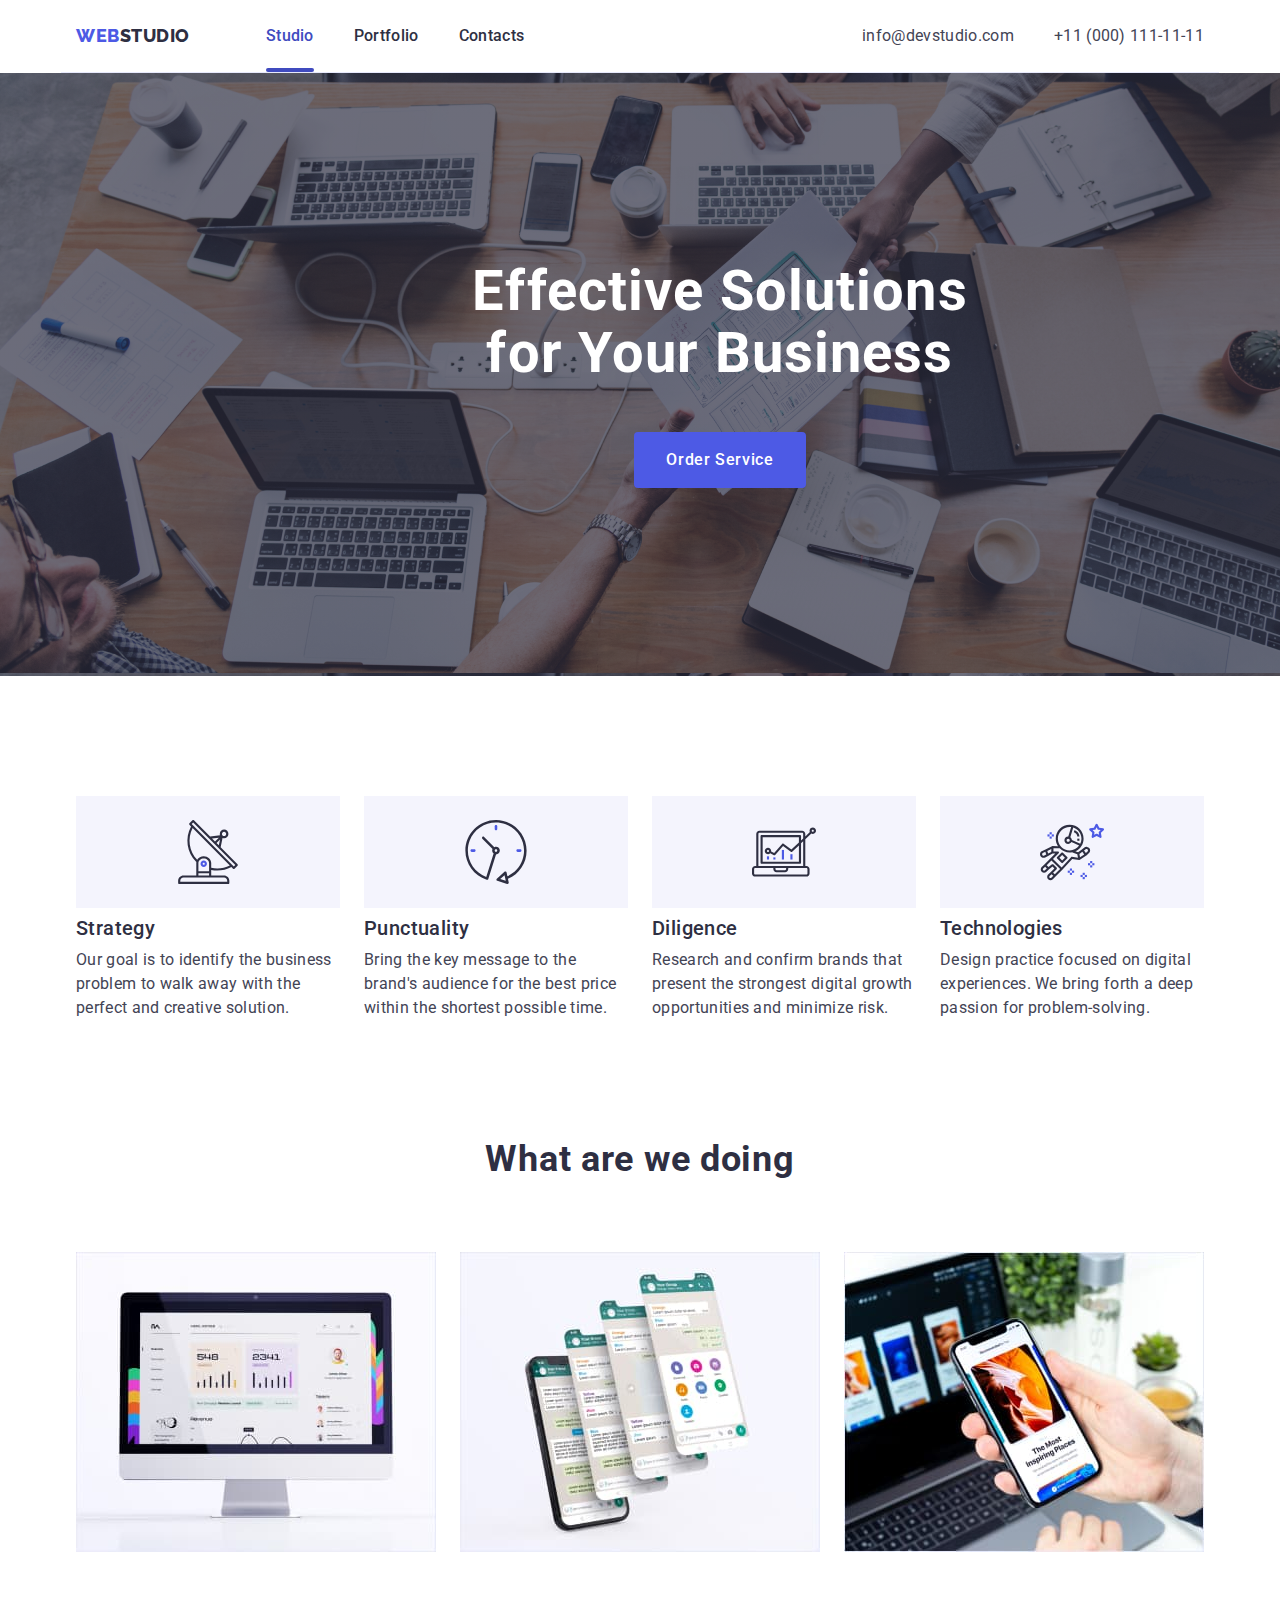
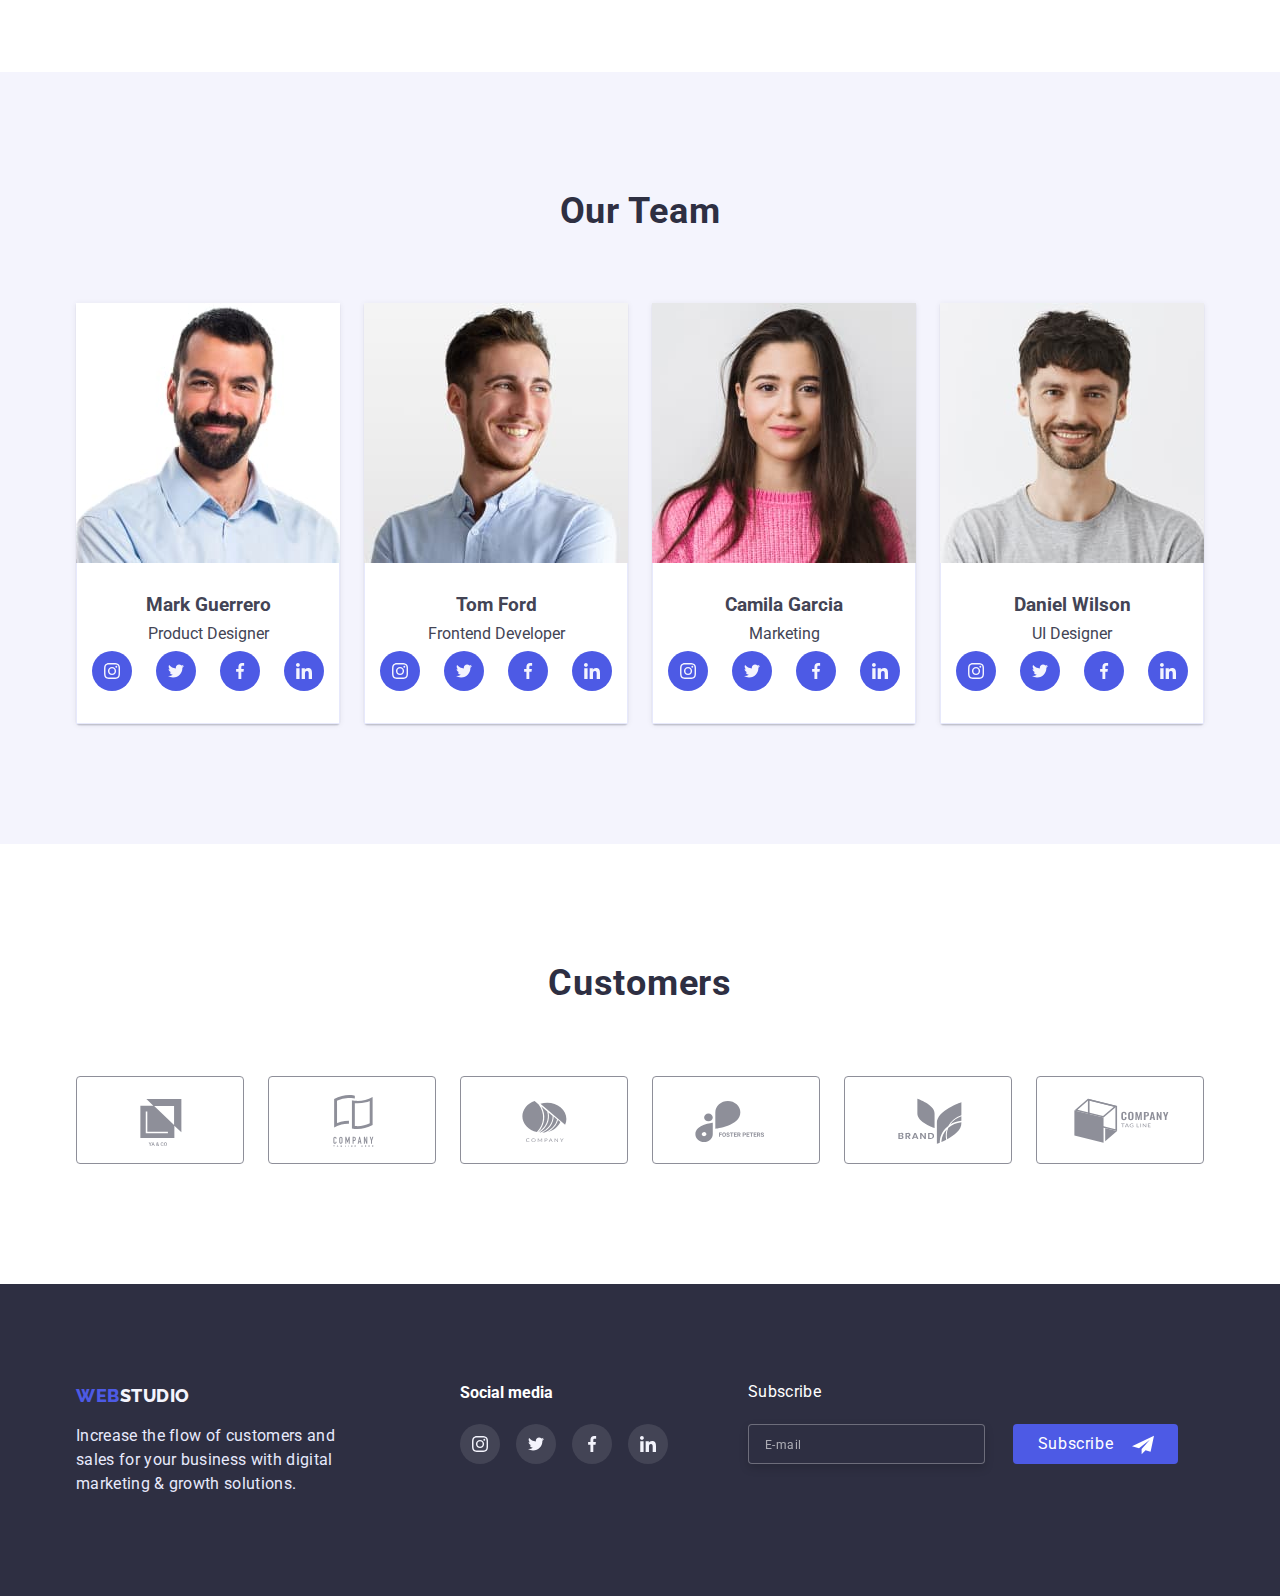
<file: index.html>
<!DOCTYPE html>
<html lang="en">
  <head>
    <meta charset="UTF-8" />
    <meta http-equiv="X-UA-Compatible" content="IE=edge" />
    <meta name="viewport" content="width=device-width, initial-scale=1.0" />
    <link rel="preconnect" href="https://fonts.googleapis.com" />
    <link rel="preconnect" href="https://fonts.gstatic.com" crossorigin />
    <link
      href="https://fonts.googleapis.com/css2?family=Raleway:wght@800&family=Roboto:wght@400;500;700;900&display=swap"
      rel="stylesheet"
    />

    <title>Document</title>
    <link
      href="https://cdn.jsdelivr.net/npm/modern-normalize@1.1.0/modern-normalize.min.css"
      rel="stylesheet"
    />
    <link rel="stylesheet" href="./css/styles.css" />
  </head>
  <body>
    <header>
      <div class="container page-header">
        <nav class="page-nav">
          <a class="main-logo link" href="./index.html"
            ><span class="logo-blue">WEB</span>STUDIO</a
          >
          <ul class="menu list">
            <li class="menu-item">
              <a class="menu-link link current" href="./index.html">Studio</a>
            </li>
            <li class="menu-item">
              <a class="menu-link link" href="./portfolio.html">Portfolio</a>
            </li>
            <li class="menu-item">
              <a class="menu-link link" href="">Contacts</a>
            </li>
          </ul>
        </nav>
        <address>
          <ul class="address-menu list">
            <li class="address-item">
              <a class="address-link link" href="mailto:info@devstudio.com"
                >info@devstudio.com</a
              >
            </li>
            <li class="address-item">
              <a class="address-link link" href="tel:+110001111111"
                >+11 (000) 111-11-11</a
              >
            </li>
          </ul>
        </address>
      </div>
    </header>

    <main>
      <section class="dark-bgc section-hero">
        <div class="head-section container">
          <h1 class="main-head">
            Effective Solutions <br />
            for Your Business
          </h1>
          <button class="main-btn btn" data-modal-open type="button">
            Order Service
          </button>
        </div>
      </section>

      <section class="section">
        <div class="container">
          <h2 class="section-head hidden">About Webstudio</h2>
          <ul class="examples-list list">
            <li class="examples-list-item antenna-icon">
              <h3 class="examples-list-head">Strategy</h3>
              <p class="examples-list-descr">
                Our goal is to identify the business problem to walk away with
                the perfect and creative solution.
              </p>
            </li>
            <li class="examples-list-item clock-icon">
              <h3 class="examples-list-head">Punctuality</h3>
              <p class="examples-list-descr">
                Bring the key message to the brand's audience for the best price
                within the shortest possible time.
              </p>
            </li>
            <li class="examples-list-item diagram-icon">
              <h3 class="examples-list-head">Diligence</h3>
              <p class="examples-list-descr">
                Research and confirm brands that present the strongest digital
                growth opportunities and minimize risk.
              </p>
            </li>
            <li class="examples-list-item astronaut-icon">
              <h3 class="examples-list-head">Technologies</h3>
              <p class="examples-list-descr">
                Design practice focused on digital experiences. We bring forth a
                deep passion for problem-solving.
              </p>
            </li>
          </ul>
        </div>
      </section>
      <section class="section-bottom-padding">
        <div class="container">
          <h2 class="section-head head-margin">What are we doing</h2>
          <ul class="img-list list">
            <li class="image-list-item">
              <img src="./images/monitor.jpg" alt="screen" width="360" />
            </li>
            <li class="image-list-item">
              <img src="./images/copingphone.jpg" alt="sellphone" width="360" />
            </li>
            <li class="image-list-item">
              <img src="./images/smartphone.jpg" alt="notebook" width="360" />
            </li>
          </ul>
        </div>
      </section>

      <section class="light-bgc section">
        <div class="container">
          <h2 class="section-head team-head">Our Team</h2>
          <ul class="team-list list">
            <li class="team-list-item">
              <img src="./images/mark.jpg" alt="photo" width="264" />
              <div class="padding-descr">
                <h3 class="team-list-head">Mark Guerrero</h3>
                <p class="team-list-descr">Product Designer</p>
                <ul class="social-team-list list">
                  <li>
                    <a class="team-social-link" href="./index.html"
                      ><svg class="team-social-image">
                        <use href="./images/sprite.svg#instagram"></use>
                      </svg>
                    </a>
                  </li>
                  <li>
                    <a class="team-social-link" href="./index.html"
                      ><svg class="team-social-image">
                        <use href="./images/sprite.svg#twitter"></use>
                      </svg>
                    </a>
                  </li>
                  <li>
                    <a class="team-social-link" href="./index.html"
                      ><svg class="team-social-image">
                        <use href="./images/sprite.svg#facebook"></use>
                      </svg>
                    </a>
                  </li>
                  <li>
                    <a class="team-social-link" href="./index.html"
                      ><svg class="team-social-image">
                        <use href="./images/sprite.svg#linkedin"></use>
                      </svg>
                    </a>
                  </li>
                </ul>
              </div>
            </li>
            <li class="team-list-item">
              <img src="./images/tom.jpg" alt="photo" width="264" />
              <div class="padding-descr">
                <h3 class="team-list-head">Tom Ford</h3>
                <p class="team-list-descr">Frontend Developer</p>
                <ul class="social-team-list list">
                  <li>
                    <a class="team-social-link" href="./index.html"
                      ><svg class="team-social-image">
                        <use href="./images/sprite.svg#instagram"></use>
                      </svg>
                    </a>
                  </li>
                  <li>
                    <a class="team-social-link" href="./index.html"
                      ><svg class="team-social-image">
                        <use href="./images/sprite.svg#twitter"></use>
                      </svg>
                    </a>
                  </li>
                  <li>
                    <a class="team-social-link" href="./index.html"
                      ><svg class="team-social-image">
                        <use href="./images/sprite.svg#facebook"></use>
                      </svg>
                    </a>
                  </li>
                  <li>
                    <a class="team-social-link" href="./index.html"
                      ><svg class="team-social-image">
                        <use href="./images/sprite.svg#linkedin"></use>
                      </svg>
                    </a>
                  </li>
                </ul>
              </div>
            </li>
            <li class="team-list-item">
              <img src="./images/camilla.jpg" alt="photo" width="264" />
              <div class="padding-descr">
                <h3 class="team-list-head">Camila Garcia</h3>
                <p class="team-list-descr">Marketing</p>
                <ul class="social-team-list list">
                  <li>
                    <a class="team-social-link" href="./index.html"
                      ><svg class="team-social-image">
                        <use href="./images/sprite.svg#instagram"></use>
                      </svg>
                    </a>
                  </li>
                  <li>
                    <a class="team-social-link" href="./index.html"
                      ><svg class="team-social-image">
                        <use href="./images/sprite.svg#twitter"></use>
                      </svg>
                    </a>
                  </li>
                  <li>
                    <a class="team-social-link" href="./index.html"
                      ><svg class="team-social-image">
                        <use href="./images/sprite.svg#facebook"></use>
                      </svg>
                    </a>
                  </li>
                  <li>
                    <a class="team-social-link" href="./index.html"
                      ><svg class="team-social-image">
                        <use href="./images/sprite.svg#linkedin"></use>
                      </svg>
                    </a>
                  </li>
                </ul>
              </div>
            </li>
            <li class="team-list-item">
              <img src="./images/daniel.jpg" alt="photo" width="264" />
              <div class="padding-descr">
                <h3 class="team-list-head">Daniel Wilson</h3>
                <p class="team-list-descr">UI Designer</p>
                <ul class="social-team-list list">
                  <li>
                    <a class="team-social-link" href="./index.html"
                      ><svg class="team-social-image">
                        <use href="./images/sprite.svg#instagram"></use>
                      </svg>
                    </a>
                  </li>
                  <li>
                    <a class="team-social-link" href="./index.html"
                      ><svg class="team-social-image">
                        <use href="./images/sprite.svg#twitter"></use>
                      </svg>
                    </a>
                  </li>
                  <li>
                    <a class="team-social-link" href="./index.html"
                      ><svg class="team-social-image">
                        <use href="./images/sprite.svg#facebook"></use>
                      </svg>
                    </a>
                  </li>
                  <li>
                    <a class="team-social-link" href="./index.html"
                      ><svg class="team-social-image">
                        <use href="./images/sprite.svg#linkedin"></use>
                      </svg>
                    </a>
                  </li>
                </ul>
              </div>
            </li>
          </ul>
        </div>
      </section>
      <section class="section">
        <div class="container">
          <h2 class="section-head">Customers</h2>
          <ul class="customer-list list">
            <li>
              <a class="customer-list-link" href="./index.html">
                <svg class="customer-list-image">
                  <use href="./images/sprite.svg#logo-customer"></use>
                </svg>
              </a>
            </li>
            <li>
              <a class="customer-list-link" href="./index.html"
                ><svg class="customer-list-image">
                  <use href="./images/sprite.svg#logo-customer-2"></use>
                </svg>
              </a>
            </li>
            <li>
              <a class="customer-list-link" href="./index.html"
                ><svg class="customer-list-image">
                  <use href="./images/sprite.svg#logo-customer-3"></use>
                </svg>
              </a>
            </li>
            <li>
              <a class="customer-list-link" href="./index.html">
                <svg class="customer-list-image">
                  <use href="./images/sprite.svg#logo-customer-4"></use>
                </svg>
              </a>
            </li>
            <li>
              <a class="customer-list-link" href="./index.html">
                <svg class="customer-list-image">
                  <use href="./images/sprite.svg#logo-customer-5"></use>
                </svg>
              </a>
            </li>
            <li>
              <a class="customer-list-link" href="./index.html">
                <svg class="customer-list-image">
                  <use href="./images/sprite.svg#logo-customer-6"></use>
                </svg>
              </a>
            </li>
          </ul>
        </div>
      </section>
    </main>

    <footer class="dark-bgc-foot foot-section">
      <div class="container footer-flex">
        <div class="logo-container">
          <a class="main-logo foot-link" href="./index.html"
            ><span class="logo-blue">WEB</span>STUDIO</a
          >
          <p class="footer-descr">
            Increase the flow of customers and sales for your business with
            digital marketing & growth solutions.
          </p>
        </div>
        <div class="social-container">
          <h4 class="footer-social-header">Social media</h4>
          <ul class="footer-social-list list">
            <li>
              <a class="footer-social-link" href="./index.html"
                ><svg class="footer-social-image">
                  <use href="./images/sprite.svg#instagram"></use>
                </svg>
              </a>
            </li>
            <li>
              <a class="footer-social-link" href="./index.html"
                ><svg class="footer-social-image">
                  <use href="./images/sprite.svg#twitter"></use>
                </svg>
              </a>
            </li>
            <li>
              <a class="footer-social-link" href="./index.html"
                ><svg class="footer-social-image">
                  <use href="./images/sprite.svg#facebook"></use>
                </svg>
              </a>
            </li>
            <li>
              <a class="footer-social-link" href="./index.html"
                ><svg class="footer-social-image">
                  <use href="./images/sprite.svg#linkedin"></use>
                </svg>
              </a>
            </li>
          </ul>
        </div>
        <div class="footer-form-container">
          <form>
            <label>
              <span class="footer-text-label">Subscribe</span>
              <input
                class="footer-input"
                type="email"
                name="mail"
                placeholder="E-mail "
                required
              />
            </label>
            <button class="subscribe-button" tupe="submit">Subscribe</button>
          </form>
        </div>
      </div>
    </footer>
    <div class="backdrop is-hidden" data-modal>
      <div class="modal">
        <form action="">
          <button class="modal-btn" data-modal-close type="button">
            <svg class="modal-btn-image">
              <use href="./images/sprite.svg#icon-close-btn"></use>
            </svg>
          </button>
          <div class="form-container">
            <b class="modal-header"
              >Leave your contacts and we will call you back</b
            >
            <label class="form-field">
              <span class="label-text">Name</span>
              <input
                class="form-input"
                type="text"
                name="user-name"
                placeholder=" "
                pattern="[a-zA-Zа-яА-Я]+"
                required
                minlength="2 "
              />
              <svg class="modal-form-icon">
                <use href="./images/icons.svg#icon-person"></use>
              </svg>
            </label>
            <label class="form-field">
              <span class="label-text">Phone</span>
              <input
                class="form-input"
                type="tel"
                name="phone-number"
                placeholder=" "
                pattern="[0-9]{3}-[0-9]{3}-[0-9]{2}-[0-9]{2}"
                title="xxx-xxx-xx-xx"
                required
              />
              <svg class="modal-form-icon">
                <use href="./images/icons.svg#icon-phone"></use>
              </svg>
            </label>
            <label class="form-field">
              <span class="label-text">Email</span>
              <input
                class="form-input"
                type="email"
                name="mail"
                placeholder=" "
                required
              />
              <svg class="modal-form-icon">
                <use href="./images/icons.svg#icon-email"></use>
              </svg>
            </label>
            <label class="form-field">
              <span class="label-text">Comment</span>
              <textarea
                class="textarea"
                name="Comment"
                placeholder="Text input"
              ></textarea>
            </label>
            <label class="form-field">
              <input
                class="checkbox"
                type="checkbox"
                name="user-policy"
                required
              />
              <span class="checkbox-descr"
                >I accept the terms and conditions of the
                <a href="">Privacy Policy</a>
              </span>
            </label>
            <button class="send-button" type="submit">
              <span class="send-button-text">Send</span>
            </button>
          </div>
        </form>
      </div>
    </div>
    <script src="./js/modal.js"></script>
  </body>
</html>
</file>
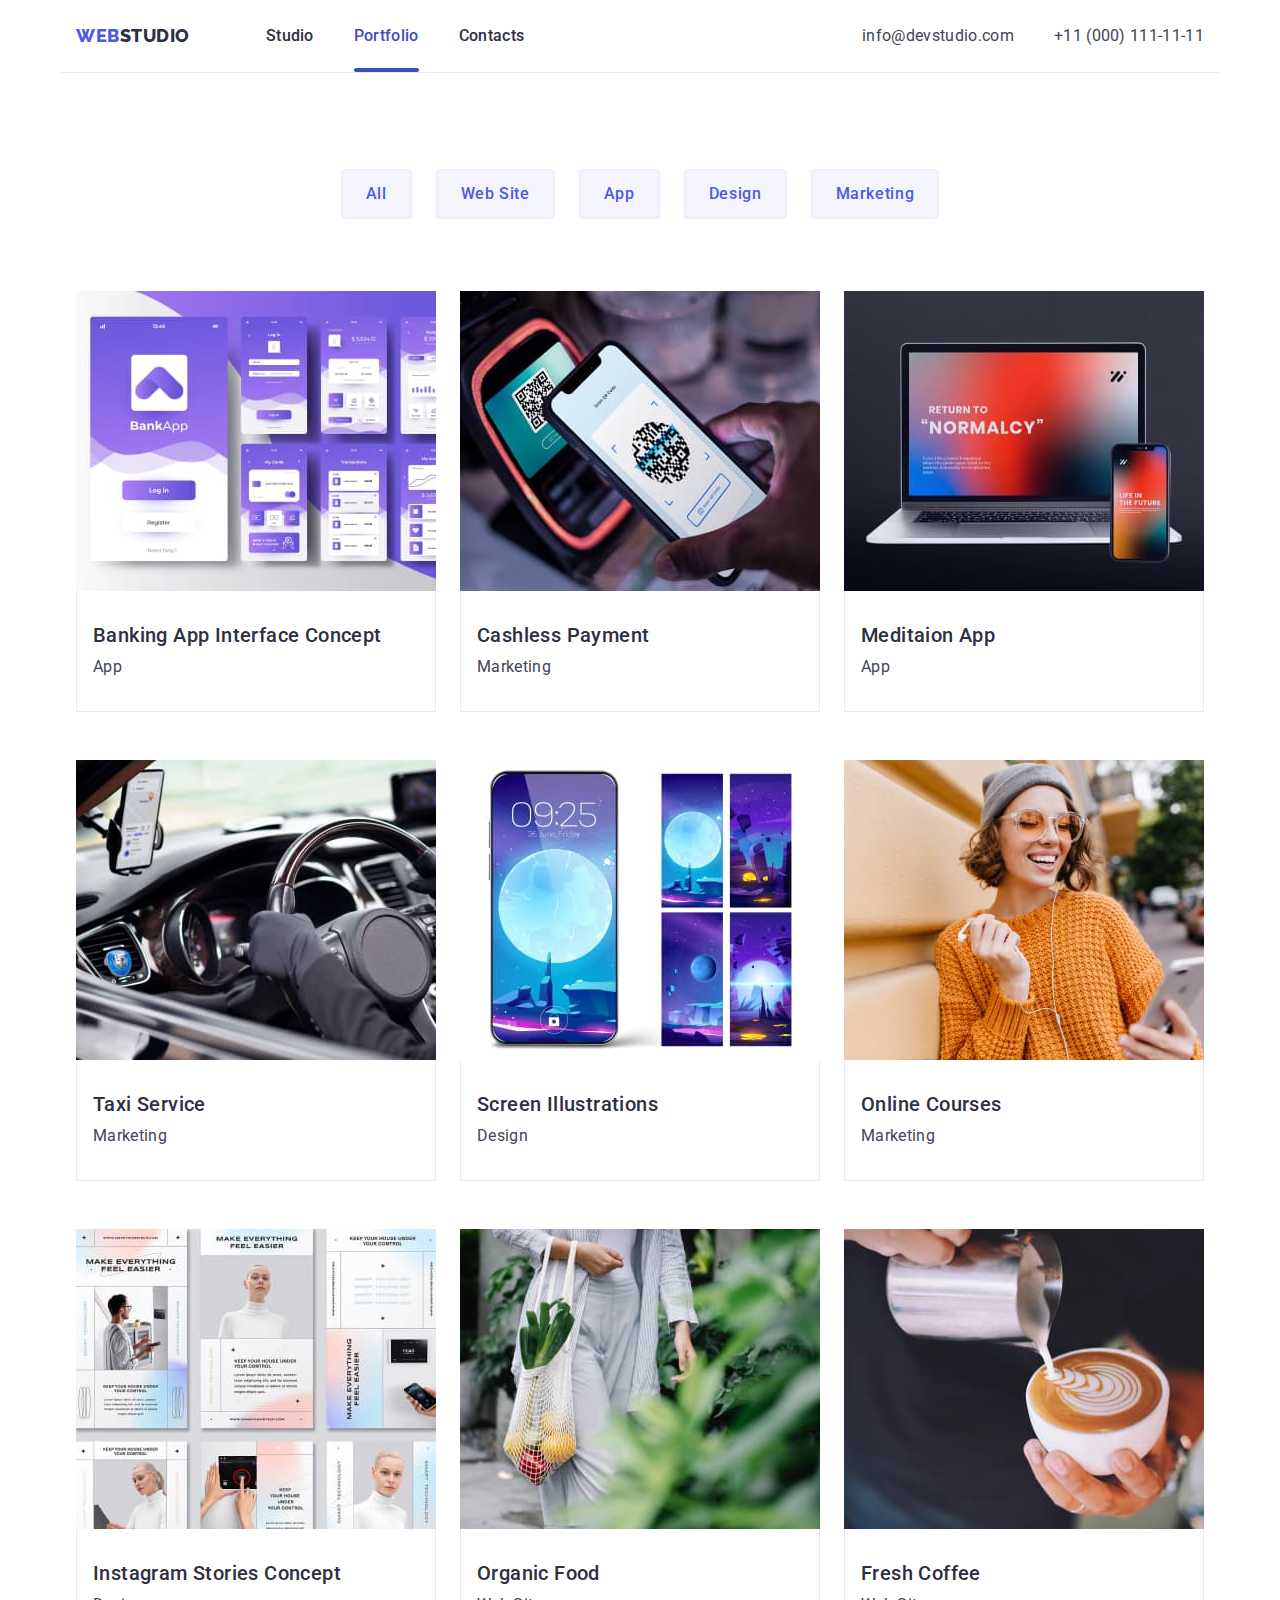
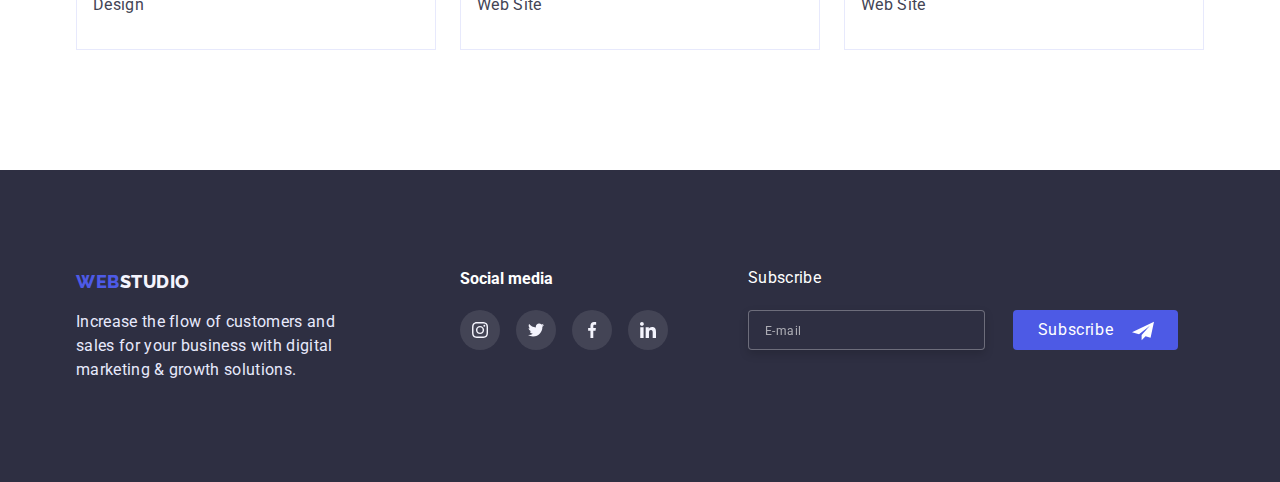
<file: portfolio.html>
<!DOCTYPE html>
<html lang="en">
  <head>
    <meta charset="UTF-8" />
    <meta http-equiv="X-UA-Compatible" content="IE=edge" />
    <meta name="viewport" content="width=device-width, initial-scale=1.0" />
    <link rel="preconnect" href="https://fonts.googleapis.com" />
    <link rel="preconnect" href="https://fonts.gstatic.com" crossorigin />
    <link
      href="https://fonts.googleapis.com/css2?family=Raleway:wght@800&family=Roboto:wght@400;500;700;900&display=swap"
      rel="stylesheet"
    />

    <title>Portfolio</title>
    <link
      href="
https://cdn.jsdelivr.net/npm/modern-normalize@1.1.0/modern-normalize.min.css
"
      rel="stylesheet"
    />
    <link rel="stylesheet" href="./css/styles.css" />
  </head>
  <body>
    <header>
      <div class="container page-header">
        <nav class="page-nav">
          <a class="main-logo link" href="./index.html"
            ><span class="logo-blue">WEB</span>STUDIO</a
          >
          <ul class="menu list">
            <li class="menu-item">
              <a class="menu-link link" href="./index.html">Studio</a>
            </li>
            <li class="menu-item">
              <a class="menu-link link current" href="./portfolio.html"
                >Portfolio</a
              >
            </li>
            <li class="menu-item">
              <a class="menu-link link" href="">Contacts</a>
            </li>
          </ul>
        </nav>
        <address>
          <ul class="address-menu list">
            <li class="address-item">
              <a class="address-link link" href="mailto:info@devstudio.com"
                >info@devstudio.com</a
              >
            </li>
            <li class="address-item">
              <a class="address-link link" href="tel:+110001111111"
                >+11 (000) 111-11-11</a
              >
            </li>
          </ul>
        </address>
      </div>
    </header>
    <main>
      <!-- Examples section -->
      <section class="portfolio-section">
        <div class="container">
          <h1 class="hidden">Examples</h1>
          <ul class="nav-btns-list list">
            <li class="nav-btns-item">
              <button class="nav-btn btn" type="button">All</button>
            </li>
            <li class="nav-btns-item">
              <button class="nav-btn btn" type="button">Web Site</button>
            </li>
            <li class="nav-btns-item">
              <button class="nav-btn btn" type="button">App</button>
            </li>
            <li class="nav-btns-item">
              <button class="nav-btn btn" type="button">Design</button>
            </li>
            <li class="nav-btns-item">
              <button class="nav-btn btn" type="button">Marketing</button>
            </li>
          </ul>

          <ul class="portfolio-list list">
            <li class="portfolio-list-item">
              <a class="link-style portfolio-link" href="">
                <div class="product-overlay">
                  <img
                    class="portfolio-list-photo"
                    src="./images/banking.jpg"
                    alt="banking app"
                    width="360"
                    height="300"
                  />
                  <p class="product-overlay-text">
                    14 Stylish and User-Friendly App Design Concepts · Task
                    Manager App · Calorie Tracker App · Exotic Fruit Ecommerce
                    App · Cloud Storage App
                  </p>
                </div>
                <div class="portfolio-padding-descr">
                  <h2 class="portfolio-list-head">
                    Banking App Interface Concept
                  </h2>
                  <p class="portfolio-list-descr">App</p>
                </div>
              </a>
            </li>
            <li class="portfolio-list-item">
              <a class="link-style" href="">
                <div class="product-overlay">
                  <img
                    class="portfolio-list-photo"
                    src="./images/cashless.jpg"
                    alt="payment"
                    width="360"
                    height="300"
                  />
                  <p class="product-overlay-text">
                    14 Stylish and User-Friendly App Design Concepts · Task
                    Manager App · Calorie Tracker App · Exotic Fruit Ecommerce
                    App · Cloud Storage App
                  </p>
                </div>
                <div class="portfolio-padding-descr">
                  <h2 class="portfolio-list-head">Cashless Payment</h2>
                  <p class="portfolio-list-descr">Marketing</p>
                </div>
              </a>
            </li>
            <li class="portfolio-list-item">
              <a class="link-style" href="">
                <div class="product-overlay">
                  <img
                    class="portfolio-list-photo"
                    src="./images/meditation.jpg"
                    alt="meditation app"
                    width="360"
                    height="300"
                  />
                  <p class="product-overlay-text">
                    14 Stylish and User-Friendly App Design Concepts · Task
                    Manager App · Calorie Tracker App · Exotic Fruit Ecommerce
                    App · Cloud Storage App
                  </p>
                </div>
                <div class="portfolio-padding-descr">
                  <h2 class="portfolio-list-head">Meditaion App</h2>
                  <p class="portfolio-list-descr">App</p>
                </div>
              </a>
            </li>
            <li class="portfolio-list-item">
              <a class="link-style" href="">
                <div class="product-overlay">
                  <img
                    class="portfolio-list-photo"
                    src="./images/taxi.jpg"
                    alt="taxi service"
                    width="360"
                    height="300"
                  />
                  <p class="product-overlay-text">
                    14 Stylish and User-Friendly App Design Concepts · Task
                    Manager App · Calorie Tracker App · Exotic Fruit Ecommerce
                    App · Cloud Storage App
                  </p>
                </div>
                <div class="portfolio-padding-descr">
                  <h2 class="portfolio-list-head">Taxi Service</h2>
                  <p class="portfolio-list-descr">Marketing</p>
                </div>
              </a>
            </li>
            <li class="portfolio-list-item">
              <a class="link-style" href="">
                <div class="product-overlay">
                  <img
                    class="portfolio-list-photo"
                    src="./images/screen.jpg"
                    alt="screen illustration"
                    width="360"
                    height="300"
                  />
                  <p class="product-overlay-text">
                    14 Stylish and User-Friendly App Design Concepts · Task
                    Manager App · Calorie Tracker App · Exotic Fruit Ecommerce
                    App · Cloud Storage App
                  </p>
                </div>
                <div class="portfolio-padding-descr">
                  <h2 class="portfolio-list-head">Screen Illustrations</h2>
                  <p class="portfolio-list-descr">Design</p>
                </div>
              </a>
            </li>
            <li class="portfolio-list-item">
              <a class="link-style" href="">
                <div class="product-overlay">
                  <img
                    class="portfolio-list-photo"
                    src="./images/online.jpg"
                    alt="online courses"
                    width="360"
                    height="300"
                  />
                  <p class="product-overlay-text">
                    14 Stylish and User-Friendly App Design Concepts · Task
                    Manager App · Calorie Tracker App · Exotic Fruit Ecommerce
                    App · Cloud Storage App
                  </p>
                </div>
                <div class="portfolio-padding-descr">
                  <h2 class="portfolio-list-head">Online Courses</h2>
                  <p class="portfolio-list-descr">Marketing</p>
                </div>
              </a>
            </li>
            <li class="portfolio-list-item">
              <a class="link-style" href="">
                <div class="product-overlay">
                  <img
                    class="portfolio-list-photo"
                    src="./images/insta.jpg"
                    alt="instgram stories"
                    width="360"
                    height="300"
                  />
                  <p class="product-overlay-text">
                    14 Stylish and User-Friendly App Design Concepts · Task
                    Manager App · Calorie Tracker App · Exotic Fruit Ecommerce
                    App · Cloud Storage App
                  </p>
                </div>
                <div class="portfolio-padding-descr">
                  <h2 class="portfolio-list-head">Instagram Stories Concept</h2>
                  <p class="portfolio-list-descr">Design</p>
                </div>
              </a>
            </li>
            <li class="portfolio-list-item">
              <a class="link-style" href="">
                <div class="product-overlay">
                  <img
                    class="portfolio-list-photo"
                    src="./images/organic.jpg"
                    alt="organic food"
                    width="360"
                    height="300"
                  />
                  <p class="product-overlay-text">
                    14 Stylish and User-Friendly App Design Concepts · Task
                    Manager App · Calorie Tracker App · Exotic Fruit Ecommerce
                    App · Cloud Storage App
                  </p>
                </div>
                <div class="portfolio-padding-descr">
                  <h2 class="portfolio-list-head">Organic Food</h2>
                  <p class="portfolio-list-descr">Web Site</p>
                </div>
              </a>
            </li>
            <li class="portfolio-list-item">
              <a class="link-style" href="">
                <div class="product-overlay">
                  <img
                    class="portfolio-list-photo"
                    src="./images/coffee.jpg"
                    alt="fresh coffee"
                    width="360"
                    height="300"
                  />
                  <p class="product-overlay-text">
                    14 Stylish and User-Friendly App Design Concepts · Task
                    Manager App · Calorie Tracker App · Exotic Fruit Ecommerce
                    App · Cloud Storage App
                  </p>
                </div>
                <div class="portfolio-padding-descr">
                  <h2 class="portfolio-list-head">Fresh Coffee</h2>
                  <p class="portfolio-list-descr">Web Site</p>
                </div>
              </a>
            </li>
          </ul>
        </div>
      </section>
    </main>

    <footer class="dark-bgc-foot foot-section">
      <div class="container footer-flex">
        <div class="logo-container">
          <a class="main-logo foot-link" href="./index.html"
            ><span class="logo-blue">WEB</span>STUDIO</a
          >
          <p class="footer-descr">
            Increase the flow of customers and sales for your business with
            digital marketing & growth solutions.
          </p>
        </div>
        <div class="social-container">
          <h4 class="footer-social-header">Social media</h4>
          <ul class="footer-social-list list">
            <li>
              <a class="footer-social-link" href="./index.html"
                ><svg class="footer-social-image">
                  <use href="./images/sprite.svg#instagram"></use>
                </svg>
              </a>
            </li>
            <li>
              <a class="footer-social-link" href="./index.html"
                ><svg class="footer-social-image">
                  <use href="./images/sprite.svg#twitter"></use>
                </svg>
              </a>
            </li>
            <li>
              <a class="footer-social-link" href="./index.html"
                ><svg class="footer-social-image">
                  <use href="./images/sprite.svg#facebook"></use>
                </svg>
              </a>
            </li>
            <li>
              <a class="footer-social-link" href="./index.html"
                ><svg class="footer-social-image">
                  <use href="./images/sprite.svg#linkedin"></use>
                </svg>
              </a>
            </li>
          </ul>
        </div>
        <div class="footer-form-container">
          <form>
            <label>
              <span class="footer-text-label">Subscribe</span>
              <input
                class="footer-input"
                type="email"
                name="mail"
                placeholder="E-mail "
                required
              />
            </label>
            <button class="subscribe-button" tupe="submit">Subscribe</button>
          </form>
        </div>
      </div>
    </footer>
  </body>
</html>
</file>
<file: css/styles.css>
:root {
  --primary-text-color: #434455;
  --secondary-text-color: #2e2f42;
  --dark-bg: #2e2f42;
  --light-bg: #f4f4fd;
  --main-blue: #4d5ae5;
  --border-textfooter: #e7e9fc;
  --active-blue: #404bbf;
  --light-text: #ffffff;
  --active-foot-link: #31d0aa;
  --border-icon-color: #8e8f99;
}
.hidden {
  display: none;
}

/* Function */

body {
  font-family: Roboto, sans-serif;
  color: var(--primary-text-color);
}
h1,
h2,
h3,
p {
  margin-top: 0;
  margin-bottom: 0;
}
ul {
  margin-top: 0;
  margin-bottom: 0;
  padding-left: 0;
}
img {
  display: block;
}

.container {
  width: 1158px;
  padding: 0px 15px;
  margin: 0 auto;
}
.list {
  list-style: none;
}
.link-style {
  font-style: normal;
  text-decoration: none;
}
.link {
  font-style: normal;
  text-decoration: none;
  display: block;
  padding-top: 24px;
  padding-bottom: 24px;
}
.menu .link:hover,
.menu .link:focus {
  color: var(--active-blue);
}
.address-menu .link:hover,
.address-menu .link:focus {
  color: var(--active-blue);
}

.menu .link.current {
  color: var(--active-blue);
}
.current::after {
  content: "";
  display: block;
  width: 100%;
  height: 4px;
  background-color: var(--active-blue);
  border-radius: 2px;
  position: absolute;
  bottom: 0;
  left: 0;
}

.nav-btns-list .nav-btn:hover,
.nav-btns-list .nav-btn:focus {
  background-color: var(--active-blue);
  color: var(--light-text);
  box-shadow: 0px 3px 1px rgba(0, 0, 0, 0.1), 0px 2px 1px rgba(0, 0, 0, 0.08),
    0px 2px 2px rgba(0, 0, 0, 0.12);
}
.head-section .main-btn:hover,
.head-section .main-btn:focus {
  background-color: var(--active-blue);
  box-shadow: 0px 4px 4px rgba(0, 0, 0, 0.15);
  border-radius: 4px;
}

/* header */

.logo-blue {
  color: var(--main-blue);
}
.main-logo {
  font-family: Raleway, sans-serif;
  font-weight: 800;
  font-size: 18px;
  line-height: 1.33;
  align-items: center;
  letter-spacing: 0.03em;
  color: var(--secondary-text-color);

  margin-right: 76px;
}
.page-header {
  display: flex;
  justify-content: space-between;
  border-bottom: 1px solid;
  border-color: var(--border-textfooter);
}
.menu {
  display: flex;
}
.address-menu {
  display: flex;
}
.page-nav {
  display: flex;
}
.menu-item {
  position: relative;
}
.menu-link {
  font-weight: 500;
  font-size: 16px;
  line-height: 1.5;
  letter-spacing: 0.02em;
  color: var(--secondary-text-color);
  transition: color 250ms cubic-bezier(0.4, 0, 0.2, 1);
}

.menu-item:not(:last-child) {
  margin-right: 40px;
}
.address-item:not(:last-child) {
  margin-right: 40px;
}
.address-link {
  font-style: normal;
  font-size: 16px;
  line-height: 1.5;
  letter-spacing: 0.02em;
  color: var(--primary-text-color);
  transition: color 250ms cubic-bezier(0.4, 0, 0.2, 1);
}

/* Main Section */
.head-section {
  text-align: center;
}
.dark-bgc {
  width: 1440px;
  background-color: var(--dark-bg);
  margin: 0 auto;
  background-image: linear-gradient(
      rgba(46, 47, 66, 0.7),
      rgba(46, 47, 66, 0.7)
    ),
    url(../images/people-office\ 1.jpg);
  object-fit: contain;
}

.section-hero {
  padding-top: 188px;
  padding-bottom: 188px;
}
.main-head {
  font-size: 56px;
  line-height: 1.1;

  letter-spacing: 0.02em;
  color: var(--light-text);
  margin-bottom: 48px;
}
.main-btn {
  font-family: Roboto, sans-serif;
  font-weight: 500;
  font-size: 16px;
  line-height: 1.5;
  letter-spacing: 0.04em;
  cursor: pointer;
  color: var(--light-text);
  background-color: var(--main-blue);
  border-radius: 4px;
  padding: 16px 32px;
  border: none;
  transition: background-color 250ms cubic-bezier(0.4, 0, 0.2, 1),
    shadow-box 250ms cubic-bezier(0.4, 0, 0.2, 1);
}

/*  ABOUT WEBSTUDIO SECTION */

.examples-list-link {
  display: flex;
  width: 264px;
  height: 112px;
  justify-content: center;
  align-items: center;
  background-color: var(--light-bg);
  border-radius: 4px;
  margin-bottom: 8px;
}

.examples-list {
  display: flex;
  /* margin-left: -24px;
  margin-top: -24px; */
}
.examples-list-item {
  flex-basis: calc((100% - 72px) / 4);
  margin-right: 24px;

  /* flex-basis: calc(100% / 4 -24px);
  margin-left: 24px;
  margin-top: 24px; */
}
.examples-list-item:nth-child(4n) {
  margin-right: 0;
}
.examples-list-head {
  font-weight: 500;
  font-size: 20px;
  line-height: 1.2;
  letter-spacing: 0.02em;
  color: var(--secondary-text-color);
}
.examples-list-item::before {
  content: "";
  display: block;
  background-size: 64px;
  background-repeat: no-repeat;
  background-position: center;
  background-color: var(--light-bg);
  height: 112px;
  width: 264px;
  margin-bottom: 8px;
}
.antenna-icon::before {
  background-image: url(../images/antenna.svg);
}
.clock-icon::before {
  background-image: url(../images/clock.svg);
}
.diagram-icon::before {
  background-image: url(../images/diagram.svg);
}
.astronaut-icon::before {
  background-image: url(../images/astronaut.svg);
}
.examples-list-descr {
  margin-top: 8px;
  font-size: 16px;
  line-height: 1.5;
  letter-spacing: 0.02em;
}
.section-head {
  font-size: 36px;
  line-height: 1.1;
  text-align: center;
  letter-spacing: 0.02em;
  color: var(--secondary-text-color);
}

/* WHAT ARE WE DOIG */
.section-bottom-padding {
  padding-bottom: 120px;
}
.section {
  padding-top: 120px;
  padding-bottom: 120px;
}
.head-margin {
  margin-bottom: 72px;
}
.img-list {
  display: flex;
}
.image-list-item:not(:last-child) {
  margin-right: 24px;
}

/*  OUR TEAM */
.section {
  padding-top: 120px;
  padding-bottom: 120px;
}
.light-bgc {
  margin: 0 auto;
  background-color: var(--light-bg);
}
.team-head {
  margin-bottom: 72px;
}
.social-team-list {
  display: flex;
  justify-content: center;
  align-items: center;
  gap: 24px;
}
.team-social-link {
  display: flex;
  justify-content: center;
  align-items: center;
  border-radius: 50%;

  width: 40px;
  height: 40px;
  background-color: var(--main-blue);
  transition: background-color 250ms cubic-bezier(0.4, 0, 0.2, 1);
}
.team-social-link:hover,
.team-social-link:focus {
  background-color: var(--active-blue);
}
.team-social-image {
  width: 16px;
  height: 16px;
}
.team-list {
  display: flex;
  justify-content: center;
}
.team-list-item:not(:last-child) {
  margin-right: 24px;
}
.team-list-item {
  background-color: var(--light-text);
  box-shadow: 0px 1px 6px rgba(46, 47, 66, 0.08),
    0px 1px 1px rgba(46, 47, 66, 0.16), 0px 2px 1px rgba(46, 47, 66, 0.08);
  border-radius: 0px 0px 4px 4px;
}

.team-list-head {
  text-align: center;
  margin-bottom: 8px;
}
.team-list-descr {
  text-align: center;
  margin-bottom: 8px;
}

.padding-descr {
  padding-top: 32px;
  padding-bottom: 32px;
  border: 1px solid;
  border-color: var(--border-textfooter);
  border-top: 0;
}

/* CUSTOMERS */
.customer-list {
  display: flex;
  justify-content: center;
  gap: 24px;
  margin-top: 72px;
}
.customer-list-link {
  display: flex;
  justify-content: center;
  align-items: center;
  border: 1px solid var(--border-icon-color);
  color: var(--border-icon-color);
  border-radius: 4px;
  width: 168px;
  height: 88px;
  transition: color 250ms cubic-bezier(0.4, 0, 0.2, 1),
    border-color 250ms cubic-bezier(0.4, 0, 0.2, 1);
}
.customer-list-image {
  fill: currentColor;
  width: 104px;
  height: 56px;
}
.customer-list-link:hover .customer-list-image,
.customer-list-link:focus .customer-list-image {
  fill: var(--active-blue);
}
.customer-list-link:hover,
.customer-list-link:focus {
  border-color: var(--active-blue);
  color: var(--active-blue);
}
/* Portfolio */
.portfolio-section {
  padding-top: 96px;
  padding-bottom: 120px;
}
.nav-btns-list {
  display: flex;
  justify-content: center;
}
.nav-btns-item:not(:last-child) {
  margin-right: 24px;
}
.nav-btn {
  font-family: inherit;
  font-weight: 500;
  font-size: 16px;
  line-height: 1.5;
  text-align: center;
  letter-spacing: 0.04em;
  cursor: pointer;
  color: var(--main-blue);
  background-color: var(--light-bg);
  border: 1px solid var(--border-textfooter);
  border-radius: 4px;
  transition: background-color 250ms cubic-bezier(0.4, 0, 0.2, 1),
    box-shadow 250ms cubic-bezier(0.4, 0, 0.2, 1),
    color 250ms cubic-bezier(0.4, 0, 0.2, 1);
  padding: 12px 24px;
}

.portfolio-list {
  margin-top: 72px;
  display: flex;
  flex-wrap: wrap;
}
.portfolio-list-item:hover,
.portfolio-list-item:focus {
  box-shadow: 0px 1px 6px rgba(46, 47, 66, 0.08),
    0px 1px 1px rgba(46, 47, 66, 0.16), 0px 2px 1px rgba(46, 47, 66, 0.08);
}
.portfolio-list-item {
  margin-right: 24px;
  margin-bottom: 48px;
  transition: box-shadow 250ms cubic-bezier(0.4, 0, 0.2, 1);
}
.portfolio-list-item:hover .product-overlay-text,
.portfolio-list-item:focus .product-overlay-text {
  opacity: 1;
  transform: translateY(0);
}
.product-overlay {
  position: relative;
  overflow: hidden;
}
.product-overlay-text {
  font-size: 16px;
  line-height: 1.5;
  letter-spacing: 0.02em;
  color: var(--light-bg);
  padding-top: 40px;
  padding-left: 32px;
  padding-right: 32px;
  width: 100%;
  height: 100%;
  background-color: var(--main-blue);
  position: absolute;
  top: 0;
  left: 0;
  transform: translateY(100%);
  opacity: 0;
  transition: transform 250ms cubic-bezier(0.4, 0, 0.2, 1),
    opacity 250ms cubic-bezier(0.4, 0, 0.2, 1);
}

.portfolio-list-item:nth-child(3n) {
  margin-right: 0;
}
.portfolio-list-item:nth-last-child(-n + 3) {
  margin-bottom: 0;
}
.portfolio-list-photo {
}
.portfolio-list-head {
  font-weight: 500;
  font-size: 20px;
  line-height: 1.2;
  letter-spacing: 0.02em;
  color: var(--secondary-text-color);
  margin-bottom: 8px;
}
.portfolio-list-descr {
  font-family: Roboto, sans-serif;
  color: var(--primary-text-color);
  font-size: 16px;
  line-height: 1.5;
  letter-spacing: 0.02em;
}
.portfolio-padding-descr {
  padding-top: 32px;
  padding-bottom: 32px;
  padding-left: 16px;
  border: 1px solid;
  border-color: var(--border-textfooter);
  border-top: 0;
}

/* Footer */
.foot-section {
  padding-top: 100px;
  padding-bottom: 100px;
}
.footer-flex {
  display: flex;
  justify-content: baseline;
}
.footer-social-list {
  display: flex;
  gap: 16px;
}
.footer-social-link {
  display: flex;
  justify-content: center;
  align-items: center;
  border-radius: 50%;
  width: 40px;
  height: 40px;

  background-color: rgba(255, 255, 255, 0.1);
  transition: background-color 250ms cubic-bezier(0.4, 0, 0.2, 1);
}
.footer-social-image {
  width: 16px;
  height: 16px;
}
.footer-social-link:hover,
.footer-social-link:focus {
  background-color: var(--active-foot-link);
}
.dark-bgc-foot {
  background: var(--dark-bg);
  margin: 0 auto;
}
.footer-descr {
  font-size: 16px;
  line-height: 1.5;
  letter-spacing: 0.02em;
  color: var(--border-textfooter);
  width: 264px;
  margin-top: 16px;
}
.foot-link {
  font-style: normal;
  text-decoration: none;
  color: var(--light-bg);
  width: 115px;
}
.footer-social-header {
  color: var(--light-text);
  margin-top: 0;
}
.logo-container {
  margin-right: 120px;
}
.footer-form-container {
  position: relative;
  padding-top: 40px;
  padding-left: 80px;
}
.footer-text-label {
  position: absolute;
  top: 0;
  left: 0;
  transform: translateX(110%) translateY(-4px);
  color: var(--light-text);
  font-size: 16px;
  line-height: 1.5;
  letter-spacing: 0.02em;
}
.footer-input {
  min-height: 40px;
  padding: 8px 16px;
  background-color: var(--dark-bg);
  border: 1px solid rgba(255, 255, 255, 0.3);
  filter: drop-shadow(0px 4px 4px rgba(0, 0, 0, 0.15));
  border-radius: 4px;
  color: var(--light-text);
}
.footer-input::placeholder {
  font-size: 12px;
  line-height: 2;
  letter-spacing: 0.04em;

  color: rgba(255, 255, 255, 0.6);
}
.subscribe-button {
  position: relative;
  text-align: center;
  padding: 8px 24px;
  padding-right: 64px;
  margin-left: 24px;
  min-height: 40px;
  min-width: 165px;
  font-size: 16px;
  line-height: 1.5;
  letter-spacing: 0.04em;
  color: var(--light-text);
  background: var(--main-blue);
  border-radius: 4px;
  border: none;
  cursor: pointer;
  transition: background-color 250ms cubic-bezier(0.4, 0, 0.2, 1),
    box-shadow 250ms cubic-bezier(0.4, 0, 0.2, 1);
}
.subscribe-button::after {
  position: absolute;
  top: 10px;
  right: 24px;
  content: "";
  display: block;
  width: 22px;
  height: 22px;
  background-color: inherit;
  background-image: url(../images/subscribe-icon.svg);
  background-position: center;
  background-size: contain;
}
.subscribe-button:hover,
.subscribe-button:focus {
  background-color: var(--active-blue);
  box-shadow: 0px 4px 4px rgba(0, 0, 0, 0.15);
}

/* BAckdrop */
.backdrop {
  position: fixed;
  top: 0;
  left: 0;
  width: 100%;
  height: 100%;
  background: rgba(46, 47, 66, 0.4);

  opacity: 1;
  transition: opacity 250ms cubic-bezier(0.4, 0, 0.2, 1),
    visibility 250ms cubic-bezier(0.4, 0, 0.2, 1);
}
.backdrop.is-hidden {
  opacity: 0;
  pointer-events: none;
  visibility: visible;
}
.backdrop.is-hidden .modal {
  transform: translate(-50%, -50%) scale(0.8);
}
.modal {
  position: absolute;
  top: 50%;
  left: 50%;
  transform: translate(-50%, -50%) scale(1);

  min-width: 408px;
  min-height: 576px;
  background: #fcfcfc;
  box-shadow: 0px 1px 1px rgba(0, 0, 0, 0.14), 0px 1px 3px rgba(0, 0, 0, 0.12),
    0px 2px 1px rgba(0, 0, 0, 0.2);
  border-radius: 4px;
  transition: transform 250ms cubic-bezier(0.4, 0, 0.2, 1);
}
.modal-btn {
  position: absolute;
  display: flex;
  justify-content: center;
  align-items: center;
  cursor: pointer;
  top: 24px;
  right: 24px;
  width: 24px;
  height: 24px;
  border-radius: 50%;
  background: var(--border-textfooter);
  border: 1px solid rgba(0, 0, 0, 0.1);
  transition: background-color 250ms cubic-bezier(0.4, 0, 0.2, 1);
}
.modal-btn-image {
  width: 8px;
  height: 8px;
  transition: fill 250ms cubic-bezier(0.4, 0, 0.2, 1);
}
.form-container {
  display: flex;
  flex-direction: column;

  margin: 0;
  padding: 72px 24px 36px 24px;
}
.modal-header {
  display: inline-flex;
  font-size: 16px;
  line-height: 1.5;
  letter-spacing: 0.02em;
  color: var(--secondary-text-color);
  margin-bottom: 34px;
  margin-left: auto;
  margin-right: auto;
}

.form-field {
  position: relative;
}

.form-input {
  display: block;
  padding: 11px;
  padding-left: 38px;
  width: 100%;
  border: 1px solid rgba(33, 33, 33, 0.2);
  border-radius: 4px;
  background: #fcfcfc;
  margin-bottom: 26px;
  transition: border-color 250ms cubic-bezier(0.4, 0, 0.2, 1);
}
.label-text {
  position: absolute;
  transform: translateY(-100%);
  top: 0;
  left: 0;
  margin-bottom: 4px;

  font-size: 12px;
  line-height: 1.33;
  letter-spacing: 0.04em;
  color: #8e8f99;
}
.modal-form-icon {
  position: absolute;
  top: 12px;
  left: 12px;
  display: block;
  width: 18px;
  height: 18px;
  transition: fill 250ms cubic-bezier(0.4, 0, 0.2, 1);
}
.textarea {
  width: 100%;
  height: 120px;
  resize: none;
  padding: 8px 16px;
  margin-bottom: 16px;
  border: 1px solid rgba(33, 33, 33, 0.2);
  transition: border-color 250ms cubic-bezier(0.4, 0, 0.2, 1);
}
.checkbox {
  margin-bottom: 24px;
  margin-left: 2px;
  outline: none;
}
.checkbox-descr {
  position: relative;
  font-size: 12px;
  line-height: 1.33;
  letter-spacing: 0.04em;
  color: #757575;
  margin-left: 6px;
}
.textarea::placeholder {
  font-size: 12px;
  line-height: 1.33;
  letter-spacing: 0.04em;
  color: rgba(117, 117, 117, 0.5);
}
.checkbox:checked + .checkbox-descr::before {
  background-image: url(../images/click.svg);
  background-position: center;
  background-size: contain;
  background-origin: border-box;
  border: 1.25px solid var(--active-blue);
}
.checkbox:focus + .checkbox-descr::before {
  outline: 1px solid var(--active-blue);
  border-color: var(--active-blue);
}
.checkbox-descr::before {
  position: absolute;
  transform: translateY(-240%);
  display: block;
  width: 16px;
  height: 16px;
  border: 1.25px solid var(--primary-text-color);
  border-radius: 2px;
  content: "";
  background-color: var(--light-text);
  box-sizing: border-box;
  transition: border-color 250ms cubic-bezier(0.4, 0, 0.2, 1),
    background-image 250ms cubic-bezier(0.4, 0, 0.2, 1);
}
.send-button {
  text-align: center;
  width: 169px;
  height: 56px;
  padding: 16px 32px;
  margin-left: auto;
  margin-right: auto;
  background: var(--main-blue);
  box-shadow: 0px 4px 4px rgba(0, 0, 0, 0.15);
  border-radius: 4px;
  border: none;
  cursor: pointer;
  transition: background-color 250ms cubic-bezier(0.4, 0, 0.2, 1),
    box-shadow 250ms cubic-bezier(0.4, 0, 0.2, 1);
}
.send-button-text {
  font-size: 16px;
  line-height: 1.5;
  letter-spacing: 0.04em;
  color: var(--light-text);
}
.form-input:focus {
  border-color: var(--main-blue);
  outline: none;
}
.form-input:focus + .modal-form-icon {
  fill: var(--main-blue);
}
.textarea:focus {
  border-color: var(--main-blue);
  outline: none;
}
.send-button:hover,
.send-button:focus {
  background-color: var(--active-blue);
  box-shadow: 0px 4px 4px rgba(0, 0, 0, 0.15);
}
.modal-btn:hover,
.modal-btn:focus {
  background-color: var(--active-blue);
}
.modal-btn:hover .modal-btn-image,
.modal-btn:focus .modal-btn-image {
  fill: var(--light-text);
}
</file>
